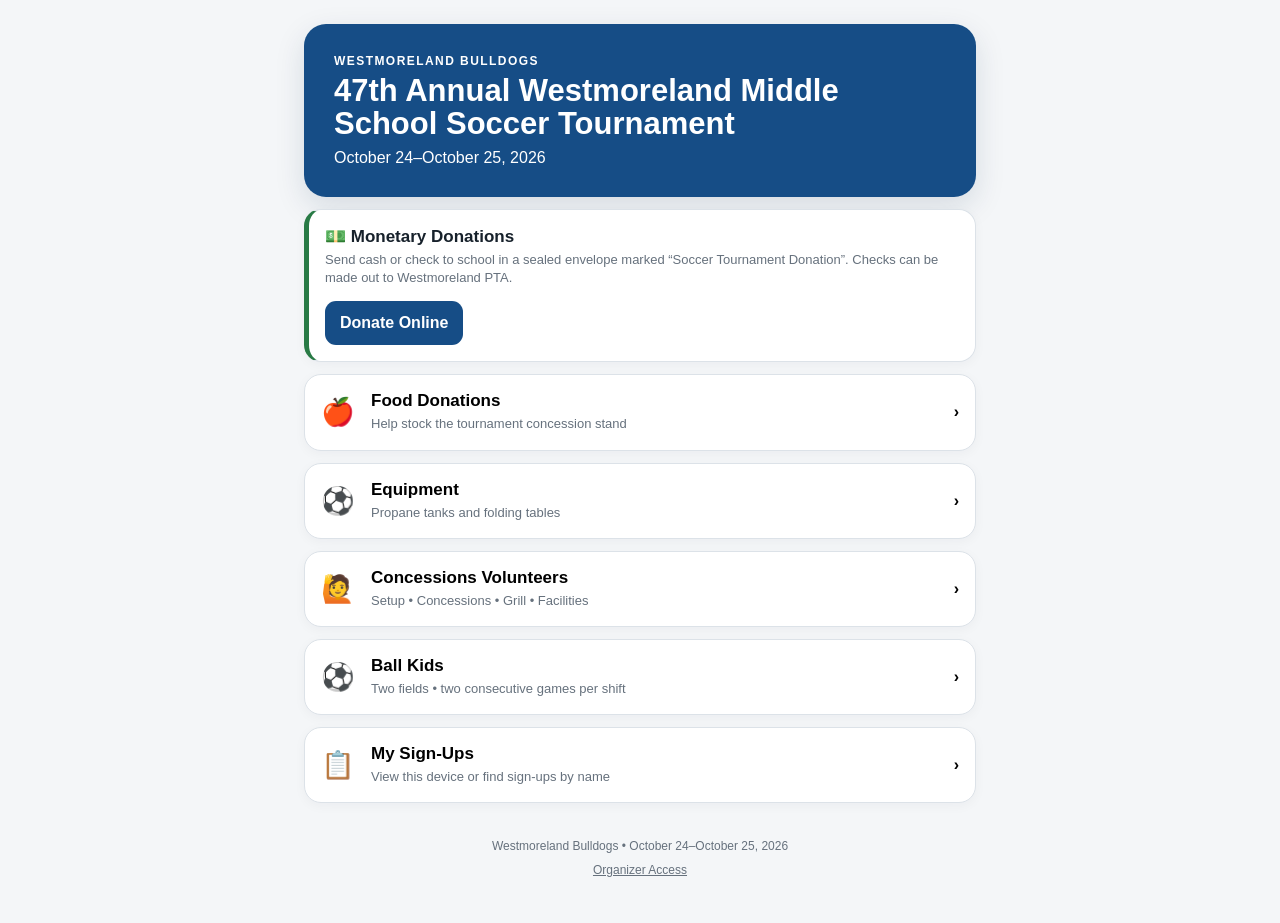
<file: index.html>
<!doctype html>
<html lang="en">
<head>
<meta charset="utf-8">
<meta name="viewport" content="width=device-width,initial-scale=1">
<title>47th Annual Westmoreland Middle School Soccer Tournament</title>
<style>
:root{--blue:#164d86;--blue2:#0f3762;--ink:#17212b;--muted:#66717d;--line:#dce2e8;--panel:#fff;--bg:#f4f6f8;--soft:#eaf2fa;--green:#287a45;--red:#a73737}
*{box-sizing:border-box}body{margin:0;font-family:-apple-system,BlinkMacSystemFont,"Segoe UI",Arial,sans-serif;background:var(--bg);color:var(--ink)}
button,input,select,textarea{font:inherit}.shell{max-width:720px;margin:auto;min-height:100vh;padding:14px}.hero{background:var(--blue);color:#fff;border-radius:22px;padding:24px 20px;box-shadow:0 10px 30px rgba(13,44,77,.13)}
.eyebrow{font-size:12px;font-weight:800;letter-spacing:.12em}.hero h1{font-size:25px;line-height:1.08;margin:6px 0 8px}.hero p{margin:0}.card{background:#fff;border:1px solid var(--line);border-radius:17px;padding:16px;margin:12px 0;box-shadow:0 3px 12px rgba(21,32,43,.04)}
.nav{width:100%;display:flex;align-items:center;text-align:left;gap:14px}.icon{font-size:27px;width:36px}.grow{flex:1}.title{font-size:17px;font-weight:800}.sub{font-size:13px;color:var(--muted);margin-top:4px;line-height:1.4}.nav .title,.nav .sub{display:block}
.money{border-left:5px solid var(--green)}.btn{border:0;border-radius:11px;background:var(--blue);color:#fff;padding:11px 15px;font-weight:800;min-height:44px}.btn:disabled{background:#aab4be}.danger{background:#fff0f0;color:var(--red);border:1px solid #efcccc}
.back{background:transparent;border:0;color:var(--blue);font-weight:800;padding:12px 2px}.heading{font-size:23px;font-weight:900;margin:10px 0 4px}.day{font-weight:900;font-size:16px;margin:22px 2px 6px}
.shift{display:flex;align-items:center;gap:12px;justify-content:space-between;padding:13px 0;border-top:1px solid var(--line)}.shift:first-child{border-top:0}.note{background:var(--soft);border-radius:12px;padding:12px;font-size:13px;line-height:1.45;margin-top:10px}
.progress{height:8px;background:#e7ebef;border-radius:99px;overflow:hidden;margin:10px 0 4px}.progress span{display:block;height:100%;background:var(--blue)}
label{display:block;font-weight:800;font-size:14px;margin:12px 0 5px}input,select,textarea{width:100%;border:1px solid #cbd3db;border-radius:11px;padding:12px;background:#fff;font-size:16px}textarea{min-height:90px;resize:vertical}.checkrow{display:flex;align-items:center;gap:10px;margin-top:14px}.checkrow input{width:auto}.managegrid{display:grid;grid-template-columns:1fr 1fr;gap:10px;margin-top:12px}@media(max-width:520px){.managegrid{grid-template-columns:1fr}}.actions{margin-top:14px}.footer{text-align:center;color:var(--muted);font-size:12px;padding:24px 0 12px}.footer button{border:0;background:transparent;color:var(--muted);text-decoration:underline;padding:10px;font-size:12px}.adminbar{display:flex;gap:8px;flex-wrap:wrap;align-items:center}.adminsearch{margin:12px 0}.pill{display:inline-block;background:var(--soft);border-radius:999px;padding:4px 8px;font-size:12px;font-weight:800}.adminrow{border-top:1px solid var(--line);padding:12px 0}.adminrow:first-child{border-top:0}.adminrow .actions{display:flex;gap:8px;flex-wrap:wrap}.adminhead{display:flex;justify-content:space-between;gap:10px;align-items:center;flex-wrap:wrap}.secondary{background:#eef3f8;color:var(--blue);border:1px solid #cfdae5}.adminformnote{margin-bottom:8px}
@media(min-width:600px){.shell{padding:24px}.hero{padding:30px}.hero h1{font-size:31px}}
</style>
</head>
<body>
<div id="app"><main class="shell"><div class="card"><b>Starting tournament site…</b></div></main></div>
<script>
(function(){
"use strict";
var A=document.getElementById("app");
function esc(s){return String(s).replace(/[&<>"']/g,function(c){var m={"&":"&amp;","<":"&lt;",">":"&gt;",'"':"&quot;","'":"&#39;"};return m[c];});}
function fail(e){A.innerHTML='<main class="shell"><div class="card"><div class="title">Tournament startup error</div><div class="sub">'+esc(e&&e.message?e.message:e)+'</div></div></main>';}
try{
var food=[
["Eggs",15,"dozen",""],["Muffins",6,"dozen",""],["Granola Bars",6,"boxes","Please consider gluten-free options."],["Bananas",6,"bunches",""],["Variety Packs of Chips",20,"packs",""],["Chili",4,"crock pots",""],["Full-Sized Candy Bars",10,"boxes",""],["Cookies",8,"dozen",""],["Hot Dog Buns",30,"packages",""]
];
var equipment=[
["Propane Tanks",5,"tanks","Please label the tank with your name. Tanks can be picked up Sunday afternoon."],
["6-Foot Folding Tables",10,"tables","Please label the table with your name. Tables can be picked up Sunday afternoon."]
];
var roles={
"Concessions":{"icon":"🥤","desc":"Get our delicious treats into the hands of hungry spectators! Ensure coffee and hot water for cocoa are always ready.","sat":[["8:00–10:00 AM",3,"2 volunteers should arrive at 7:30 AM to help with opening setup."],["10:00 AM–12:00 PM",2,""],["12:00–2:00 PM",2,""],["2:00–4:00 PM",2,""],["4:00–5:00 PM",3,"Closing concessions: sell remaining prepared food and help with breakdown."]],"sun":[["8:00–10:00 AM",3,"Includes opening/setup."],["10:00 AM–12:00 PM",2,""],["12:00–2:00 PM",2,""],["1:00–2:00 PM",3,"Closing concessions: sell remaining prepared food and handle breakdown."]]},
"Grill":{"icon":"🔥","desc":"Grill up our breakfast sandwiches and hot dogs during the day! Help out with concession sales during slower cooking times.","sat":[["8:00–10:00 AM",1,""],["10:00 AM–12:00 PM",1,""],["12:00–2:00 PM",1,""],["2:00–4:00 PM",1,""]],"sun":[["8:00–10:00 AM",1,""],["10:00 AM–12:00 PM",1,""],["12:00–2:00 PM",1,"Final grill shift; avoid cooking excess near closing."]]},
"Facilities":{"icon":"🧹","desc":"Check for overflowing trash cans, ensure toilets are stocked, and alert us about any parking violations. Assist with concessions once rounds are completed.","sat":[["9:00–11:00 AM",1,""],["11:00 AM–1:00 PM",1,""],["1:00–3:00 PM",1,""],["3:00–5:00 PM",1,""]],"sun":[["9:00–11:00 AM",1,""],["11:00 AM–1:00 PM",1,""]]}
};
var balls={"sat":[["8:30–9:50 AM",2,"8:30 & 9:10 games"],["9:50–11:10 AM",2,"9:50 & 10:30 games"],["11:10 AM–12:30 PM",2,"11:10 & 11:50 games"],["12:30–1:50 PM",2,"12:30 & 1:10 games"],["1:50–3:10 PM",2,"1:50 & 2:30 games"],["3:10–4:30 PM",2,"3:10 & 3:50 games"],["4:30–5:10 PM",2,"4:30 game only"]],"sun":[["9:00–10:20 AM",2,"9:00 & 9:40 games"],["10:30–11:50 AM",2,"10:30 & 11:10 championship games"]]};
var state={"signups":[]};
var SUPABASE_URL="https://qahkdkhmbqjnvlquwwqg.supabase.co";
var SUPABASE_KEY="sb_publishable_C2CMbyYP98ENXKV4UVxF4Q_1Hc_LSRY";
var tournamentId=null,tournamentSignupsOpen=true,tournamentClosed=false,tournamentName="47th Annual Westmoreland Middle School Soccer Tournament",tournamentStarts="2026-10-24",tournamentEnds="2026-10-25",monetaryInstructions="",remoteClaims={},remoteOpps={},dbReady=false,dbError="";var adminItems=[],adminOpps=[],adminToken="";
function dbCode(id){
var m={"food-0":"food-eggs","food-1":"food-muffins","food-2":"food-granola","food-3":"food-bananas","food-4":"food-chips","food-5":"food-chili","food-6":"food-candy","food-7":"food-cookies","food-8":"food-buns","equipment-0":"equipment-propane","equipment-1":"equipment-tables","friday-parking":"setup-parking","friday-concession":"setup-concessions","role-Concessions-sat-0":"con-sat-08","role-Concessions-sat-1":"con-sat-10","role-Concessions-sat-2":"con-sat-12","role-Concessions-sat-3":"con-sat-14","role-Concessions-sat-4":"con-sat-16","role-Concessions-sun-0":"con-sun-08","role-Concessions-sun-1":"con-sun-10","role-Concessions-sun-2":"con-sun-12","role-Concessions-sun-3":"con-sun-13","role-Grill-sat-0":"grill-sat-08","role-Grill-sat-1":"grill-sat-10","role-Grill-sat-2":"grill-sat-12","role-Grill-sat-3":"grill-sat-14","role-Grill-sun-0":"grill-sun-08","role-Grill-sun-1":"grill-sun-10","role-Grill-sun-2":"grill-sun-12","role-Facilities-sat-0":"fac-sat-09","role-Facilities-sat-1":"fac-sat-11","role-Facilities-sat-2":"fac-sat-13","role-Facilities-sat-3":"fac-sat-15","role-Facilities-sun-0":"fac-sun-09","role-Facilities-sun-1":"fac-sun-11","ball-sat-0":"ball-sat-0830","ball-sat-1":"ball-sat-0950","ball-sat-2":"ball-sat-1110","ball-sat-3":"ball-sat-1230","ball-sat-4":"ball-sat-1350","ball-sat-5":"ball-sat-1510","ball-sat-6":"ball-sat-1630","ball-sun-0":"ball-sun-0900","ball-sun-1":"ball-sun-1030"};return m[id]||id;}
function apiHeaders(extra){var h={"apikey":SUPABASE_KEY},k;if(extra){for(k in extra){if(extra.hasOwnProperty(k)){h[k]=extra[k];}}}return h;}
function loadRemote(){dbError="";return fetch(SUPABASE_URL+"/rest/v1/tournaments?select=id,name,starts_on,ends_on,signups_open,monetary_instructions,closed_at,archived_at&archived_at=is.null&order=starts_on.desc&limit=1",{headers:apiHeaders()}).then(function(r){if(!r.ok){throw new Error("Could not load tournament.");}return r.json();}).then(function(ts){if(!ts.length){throw new Error("Tournament database is empty.");}var t=ts[0];tournamentId=t.id;tournamentName=t.name;tournamentStarts=t.starts_on;tournamentEnds=t.ends_on;tournamentSignupsOpen=t.signups_open!==false;tournamentClosed=!!t.closed_at;monetaryInstructions=t.monetary_instructions||"";return fetch(SUPABASE_URL+"/rest/v1/opportunities?select=code,category,label,total,claimed,unit,note,day_label,time_label,sort_order,active,hidden&tournament_id=eq."+encodeURIComponent(tournamentId)+"&hidden=eq.false&order=sort_order.asc",{headers:apiHeaders()});}).then(function(r){if(!r.ok){throw new Error("Could not load shared signup data.");}return r.json();}).then(function(items){remoteClaims={};remoteOpps={};var i,o;for(i=0;i<items.length;i++){o=items[i];remoteClaims[o.code]=o.claimed||0;remoteOpps[o.code]=o;}dbReady=true;}).catch(function(err){dbReady=false;dbError=err&&err.message?err.message:"Database connection failed.";});}
function ownerToken(){var k="wms-owner-token-v1",t="";try{t=window.localStorage.getItem(k)||"";}catch(ignore){}if(t.length<32){if(window.crypto&&window.crypto.randomUUID){t=window.crypto.randomUUID()+"-"+window.crypto.randomUUID();}else{t=String(new Date().getTime())+"-"+Math.random()+"-"+Math.random()+"-"+Math.random();}try{window.localStorage.setItem(k,t);}catch(ignore){}}return t;}
function rpc(name,body){return fetch(SUPABASE_URL+"/rest/v1/rpc/"+name,{method:"POST",headers:apiHeaders({"Content-Type":"application/json"}),body:JSON.stringify(body)}).then(function(r){if(r.ok){return r.json();}return r.text().then(function(t){var msg="That request could not be completed.";try{var j=JSON.parse(t);if(j.message){msg=j.message;}}catch(ignore){}throw new Error(msg);});});}
function submitRemoteSignup(id,qty,name,contact){if(!dbReady){return Promise.reject(new Error("The shared signup database is not connected yet. Please try again."));}return rpc("create_signup",{p_opportunity_code:dbCode(id),p_quantity:qty,p_name:name,p_contact:contact,p_token:ownerToken()});}
function loadMine(){return rpc("get_my_signups",{p_token:ownerToken()});}
function updateMine(id,qty,name,contact){return rpc("update_my_signup",{p_id:id,p_token:ownerToken(),p_quantity:qty,p_name:name,p_contact:contact});}
function cancelMine(id){return rpc("cancel_my_signup",{p_id:id,p_token:ownerToken()});}
function findByName(name){return rpc("find_signups_by_name",{p_name:name});}
function updateFound(id,lookupName,qty,name){return rpc("update_found_signup",{p_id:id,p_lookup_name:lookupName,p_quantity:qty,p_name:name});}
function cancelFound(id,lookupName){return rpc("cancel_found_signup",{p_id:id,p_lookup_name:lookupName});}
function authStore(session){try{if(session&&session.access_token){window.localStorage.setItem("wms-admin-session-v1",JSON.stringify(session));}else{window.localStorage.removeItem("wms-admin-session-v1");}}catch(ignore){}}
function authSession(){try{return JSON.parse(window.localStorage.getItem("wms-admin-session-v1")||"null");}catch(ignore){return null;}}
function authFetch(path,opts){opts=opts||{};opts.headers=apiHeaders(opts.headers||{});return fetch(SUPABASE_URL+path,opts).then(function(r){return r.text().then(function(t){var j={};try{j=t?JSON.parse(t):{};}catch(ignore){}if(!r.ok){throw new Error(j.msg||j.message||j.error_description||j.error||"Organizer request failed.");}return j;});});}
function organizerLogin(email,password){return authFetch("/auth/v1/token?grant_type=password",{method:"POST",headers:{"Content-Type":"application/json"},body:JSON.stringify({email:email,password:password})}).then(function(s){authStore(s);return organizerCheck(s.access_token).then(function(ok){if(!ok){authStore(null);throw new Error("This account is not authorized as a tournament organizer.");}return s;});});}
function organizerSignup(password){return authFetch("/auth/v1/signup",{method:"POST",headers:{"Content-Type":"application/json"},body:JSON.stringify({email:"Westmorelandnhpta@gmail.com",password:password,data:{}})});}
function organizerCheck(token){return fetch(SUPABASE_URL+"/rest/v1/rpc/organizer_status",{method:"POST",headers:apiHeaders({"Authorization":"Bearer "+token,"Content-Type":"application/json"}),body:"{}"}).then(function(r){if(!r.ok){return false;}return r.json();}).then(function(v){return v===true;});}
function adminSignups(token){return fetch(SUPABASE_URL+"/rest/v1/signups?select=id,quantity,name,contact,created_at,cancelled_at,opportunity_code,opportunities!inner(label,unit,day_label,time_label,category,tournament_id)&opportunities.tournament_id=eq."+encodeURIComponent(tournamentId)+"&order=created_at.desc",{headers:apiHeaders({"Authorization":"Bearer "+token})}).then(function(r){if(!r.ok){throw new Error("Could not load organizer sign-ups.");}return r.json();});}
function adminOpportunities(token){return fetch(SUPABASE_URL+"/rest/v1/opportunities?select=code,label,total,claimed,unit,note,day_label,time_label,category,sort_order,active,hidden&tournament_id=eq."+encodeURIComponent(tournamentId)+"&order=sort_order.asc",{headers:apiHeaders({"Authorization":"Bearer "+token})}).then(function(r){if(!r.ok){throw new Error("Could not load signup options.");}return r.json();});}
function adminRpc(name,body,token){return fetch(SUPABASE_URL+"/rest/v1/rpc/"+name,{method:"POST",headers:apiHeaders({"Authorization":"Bearer "+token,"Content-Type":"application/json"}),body:JSON.stringify(body)}).then(function(r){if(r.ok){return r.json();}return r.text().then(function(t){var msg="Organizer request failed.";try{var j=JSON.parse(t);if(j.message){msg=j.message;}}catch(ignore){}throw new Error(msg);});});}
function adminCreate(code,qty,name,contact){return adminRpc("admin_create_signup",{p_opportunity_code:code,p_quantity:qty,p_name:name,p_contact:contact},adminToken);}
function adminUpdate(id,qty,name,contact){return adminRpc("admin_update_signup",{p_id:id,p_quantity:qty,p_name:name,p_contact:contact},adminToken);}
function adminCancel(id){return adminRpc("admin_cancel_signup",{p_id:id},adminToken);}
function adminUpdateOpportunity(code,label,total,unit,note,active){return adminRpc("admin_update_opportunity",{p_code:code,p_label:label,p_total:total,p_unit:unit,p_note:note,p_active:active},adminToken);}
function adminCreateOpportunity(category,label,total,unit,note){return adminRpc("admin_create_opportunity",{p_category:category,p_label:label,p_total:total,p_unit:unit,p_note:note},adminToken);}
function adminDeleteOpportunity(code){return adminRpc("admin_delete_opportunity",{p_code:code},adminToken);}
function adminSetOpportunityHidden(code,hidden){return adminRpc("admin_set_opportunity_hidden",{p_code:code,p_hidden:hidden},adminToken);}
function adminCreateVolunteerOpportunity(category,label,total,day,time,note){return adminRpc("admin_create_volunteer_opportunity",{p_category:category,p_label:label,p_total:total,p_day_label:day,p_time_label:time,p_note:note},adminToken);}
function adminUpdateVolunteerOpportunity(code,label,total,day,time,note,active){return adminRpc("admin_update_volunteer_opportunity",{p_code:code,p_label:label,p_total:total,p_day_label:day,p_time_label:time,p_note:note,p_active:active},adminToken);}
function adminSetAllVolunteerActive(active){return adminRpc("admin_set_all_volunteer_active",{p_active:active},adminToken);}
function adminSetAllFoodActive(active){return adminRpc("admin_set_all_food_active",{p_active:active},adminToken);}
function adminSetTournamentOpen(open){return adminRpc("admin_set_tournament_signups_open",{p_open:open},adminToken);}
function adminGetShoppingList(){return adminRpc("admin_get_shopping_list",{},adminToken);}
function adminSetShoppingChecked(code,checked){return adminRpc("admin_set_shopping_checked",{p_opportunity_code:code,p_checked:checked},adminToken);}
function adminAddShoppingItem(label,qty,unit){return adminRpc("admin_add_shopping_item",{p_label:label,p_quantity:qty,p_unit:unit},adminToken);}
function adminUpdateShoppingItem(code,label,qty,unit){return adminRpc("admin_update_shopping_item",{p_code:code,p_label:label,p_quantity:qty,p_unit:unit},adminToken);}
function adminDeleteShoppingItem(code){return adminRpc("admin_delete_shopping_item",{p_code:code},adminToken);}
function adminCloseTournament(closed){return adminRpc("admin_close_tournament",{p_closed:closed},adminToken);}
function adminCreateNextTournament(name,start,end){return adminRpc("admin_create_next_tournament",{p_name:name,p_starts_on:start,p_ends_on:end},adminToken);}

function organizer(){var s=authSession();if(!s||!s.access_token){organizerLoginPage();return;}organizerCheck(s.access_token).then(function(ok){if(!ok){authStore(null);organizerLoginPage("Your organizer session expired. Please sign in again.");return;}organizerDashboard(s.access_token);}).catch(function(){authStore(null);organizerLoginPage("Please sign in again.");});}
function organizerLoginPage(msg){var out=top("🔒 Organizer Access","home")+'<div class="card"><div class="title">Westmoreland PTA Organizer</div><div class="sub">Authorized account: Westmorelandnhpta@gmail.com</div>'+(msg?'<div class="note">'+esc(msg)+'</div>':'')+'<form id="adminLogin"><label>Email</label><input name="email" type="email" value="Westmorelandnhpta@gmail.com" readonly><label>Password</label><input name="password" type="password" minlength="8" required autocomplete="current-password"><button class="btn" type="submit" style="width:100%;margin-top:16px">Sign In</button></form><div class="sub" style="margin-top:16px">First time here? Choose a password below to create the authorized organizer account. Supabase will email the PTA address to confirm it.</div><form id="adminSetup"><label>Create password</label><input name="password" type="password" minlength="8" required autocomplete="new-password"><button class="btn" type="submit" style="width:100%;margin-top:12px">Create Organizer Account</button></form></div>';frame(out);}
function organizerDashboard(token){adminToken=token;frame(top("Organizer Dashboard","home")+'<div class="card"><div class="title">Loading sign-ups…</div></div>');Promise.all([adminSignups(token),adminOpportunities(token)]).then(function(data){adminItems=data[0].filter(function(x){return !x.cancelled_at;});adminOpps=data[1];renderAdminDashboard("");}).catch(function(err){frame(top("Organizer Dashboard","home")+'<div class="card"><div class="title">Could not load organizer data</div><div class="sub">'+esc(err.message)+'</div><div class="actions"><button class="btn danger" id="adminLogout">Sign Out</button></div></div>');});}
function renderAdminDashboard(q){var out=top("Organizer Dashboard","home")+'<div class="card"><div class="adminbar"><span class="pill">'+adminItems.length+' active commitments</span><button class="btn" type="button" id="adminAdd">+ Add Commitment</button><button class="btn danger" type="button" id="adminLogout">Sign Out</button></div><div class="managegrid"><button class="btn secondary" type="button" data-adminmanage="food">Manage Food Donations</button><button class="btn secondary" type="button" data-adminmanage="equipment">Manage Equipment</button><button class="btn secondary" type="button" data-adminmanage="volunteers">Manage Volunteers & Ball Kids</button><button class="btn secondary" type="button" data-adminmanage="controls">Tournament Controls</button><button class="btn secondary" type="button" data-adminmanage="shopping">Shopping List</button></div><input class="adminsearch" id="adminSearch" placeholder="Search name, contact, or signup" value="'+esc(q||"")+'"><div class="sub">Private organizer view. Names and contact information are never shown on the public signup pages.</div></div><div id="adminList">'+adminRows(adminItems,q||"")+'</div>';frame(out);var box=document.getElementById("adminSearch");if(box){box.addEventListener("input",function(){document.getElementById("adminList").innerHTML=adminRows(adminItems,box.value);});}}
function adminRows(items,q){q=String(q||"").toLowerCase().trim();var out='<div class="card">',shown=0,i,x,o,detail,hay;for(i=0;i<items.length;i++){x=items[i];o=x.opportunities||{};hay=[x.name,x.contact,o.label,o.day_label,o.time_label].join(" ").toLowerCase();if(q&&hay.indexOf(q)<0){continue;}shown++;detail=(o.day_label?o.day_label+" • ":"")+(o.time_label||"");out+='<div class="adminrow"><div class="title">'+esc(o.label||x.opportunity_code)+'</div>'+(detail?'<div class="sub">'+esc(detail)+'</div>':'')+'<div><b>'+esc(x.name)+'</b> — '+x.quantity+' '+esc(o.unit||"spot")+'</div><div class="sub">'+esc(x.contact)+'</div><div class="actions"><button class="btn secondary adminedit" type="button" data-aid="'+esc(x.id)+'">Edit</button><button class="btn danger admincancel" type="button" data-aid="'+esc(x.id)+'" data-label="'+esc(o.label||x.opportunity_code)+'">Cancel</button></div></div>';}if(!shown){out+='<div class="sub">No matching active sign-ups.</div>';}return out+'</div>';}
function findAdminItem(id){var i;for(i=0;i<adminItems.length;i++){if(String(adminItems[i].id)===String(id)){return adminItems[i];}}return null;}
function adminEditForm(id){var x=findAdminItem(id);if(!x){window.alert("That signup is no longer active.");organizerDashboard(adminToken);return;}var o=x.opportunities||{},fixed=!(o.category==="food"||o.category==="equipment"),detail=(o.day_label?o.day_label+" • ":"")+(o.time_label||"");var out=top("Edit Commitment","organizer")+'<div class="card"><div class="title">'+esc(o.label||x.opportunity_code)+'</div>'+(detail?'<div class="sub">'+esc(detail)+'</div>':'')+'<form id="adminEditForm" data-aid="'+esc(x.id)+'">'+(fixed?'<input type="hidden" name="qty" value="1">':'<label>Quantity</label><input type="number" name="qty" min="1" value="'+x.quantity+'" required>')+'<label>Name</label><input name="name" value="'+esc(x.name)+'" required><label>Email or phone</label><input name="contact" value="'+esc(x.contact)+'" required><button class="btn" type="submit" style="width:100%;margin-top:16px">Save Changes</button></form></div>';frame(out);}
function adminManageItems(kind){var title=kind==="food"?"Manage Food Donations":"Manage Equipment",out=top(title,"organizer")+'<div class="sub">Edit what parents see. Closing an item keeps it visible here but prevents new sign-ups. Hiding removes it from the parent site and tucks it into the collapsed Hidden Items section below.</div>'+(kind==="food"?'<div class="card"><div class="title">Food Donation Sign-Ups</div><div class="sub">Close or reopen every visible Food Donation item at once. Hidden items, equipment, and volunteer sign-ups are not affected.</div><div class="actions"><button class="btn danger" type="button" id="adminCloseAllFood">Close All Food Donations</button> <button class="btn secondary" type="button" id="adminReopenAllFood">Reopen All Food</button></div></div>':'')+'<div class="actions"><button class="btn adminoppadd" type="button" data-category="'+esc(kind)+'">+ Add Item</button></div><div class="card">',i,o,shown=0,hiddenCount=0,hiddenRows='';for(i=0;i<adminOpps.length;i++){o=adminOpps[i];if(o.category!==kind){continue;}if(o.hidden){hiddenCount++;hiddenRows+='<div class="adminrow"><div class="adminhead"><div><div class="title">'+esc(o.label)+'</div><div class="sub">Hidden • '+o.claimed+' of '+o.total+' '+esc(o.unit)+' committed</div></div><div class="actions"><button class="btn secondary adminopprestore" type="button" data-code="'+esc(o.code)+'" data-category="'+esc(o.category)+'">Restore</button></div></div>'+(o.note?'<div class="note">'+esc(o.note)+'</div>':'')+'</div>';continue;}shown++;out+='<div class="adminrow"><div class="adminhead"><div><div class="title">'+esc(o.label)+'</div><div class="sub">'+o.claimed+' of '+o.total+' '+esc(o.unit)+' committed • '+(o.active?'Open':'Closed')+'</div></div><div class="actions"><button class="btn secondary adminoppedit" type="button" data-code="'+esc(o.code)+'">Edit</button><button class="btn secondary adminopphide" type="button" data-code="'+esc(o.code)+'" data-category="'+esc(o.category)+'" data-label="'+esc(o.label)+'">Hide</button><button class="btn danger adminoppdelete" type="button" data-code="'+esc(o.code)+'" data-category="'+esc(o.category)+'" data-label="'+esc(o.label)+'">Delete</button></div></div>'+(o.note?'<div class="note">'+esc(o.note)+'</div>':'')+'</div>';}if(!shown){out+='<div class="sub">No visible items found.</div>';}out+='</div>';if(hiddenCount){out+='<details class="card"><summary class="title" style="cursor:pointer">Hidden Items ('+hiddenCount+')</summary><div class="sub" style="margin-top:8px">Hidden items are kept for history but do not appear to parents or carry into the next tournament.</div>'+hiddenRows+'</details>';}frame(out);}
function adminOpportunityAddForm(category){var back=category==="food"?"adminfood":"adminequipment",title=category==="food"?"Add Food Donation":"Add Equipment Item",out=top(title,back)+'<div class="card"><form id="adminOpportunityAddForm" data-category="'+esc(category)+'"><label>Item name</label><input name="label" maxlength="120" required><label>Target quantity</label><input type="number" name="total" min="1" value="1" required><label>Unit</label><input name="unit" maxlength="40" placeholder="dozen, boxes, tanks…" required><label>Note</label><textarea name="note" maxlength="500" placeholder="Optional note for parents"></textarea><button class="btn" type="submit" style="width:100%;margin-top:16px">Add Item</button></form></div>';frame(out);}
function findAdminOpp(code){var i;for(i=0;i<adminOpps.length;i++){if(adminOpps[i].code===code){return adminOpps[i];}}return null;}
function adminOpportunityForm(code){var o=findAdminOpp(code);if(!o){window.alert("That item could not be found.");organizerDashboard(adminToken);return;}var back=o.category==="food"?"adminfood":"adminequipment",out=top("Edit "+(o.category==="food"?"Food Donation":"Equipment Item"),back)+'<div class="card"><form id="adminOpportunityForm" data-code="'+esc(o.code)+'" data-category="'+esc(o.category)+'"><label>Item name</label><input name="label" value="'+esc(o.label)+'" maxlength="120" required><label>Target quantity</label><input type="number" name="total" min="'+Math.max(1,o.claimed)+'" value="'+o.total+'" required><div class="sub">'+o.claimed+' already committed. The target cannot be set below that number.</div><label>Unit</label><input name="unit" value="'+esc(o.unit)+'" maxlength="40" required><label>Note</label><textarea name="note" maxlength="500" placeholder="Optional note for parents">'+esc(o.note||"")+'</textarea><label class="checkrow"><input type="checkbox" name="active" '+(o.active?'checked':'')+'> Open for new sign-ups</label><button class="btn" type="submit" style="width:100%;margin-top:16px">Save Item</button></form></div>';frame(out);}
function ordinal(n){var s=(n%100>=11&&n%100<=13)?"th":n%10===1?"st":n%10===2?"nd":n%10===3?"rd":"th";return n+s;}
function nextYearNotice(){var y=parseInt(String(tournamentStarts||"").slice(0,4),10)+1,m=String(tournamentName||"").match(/(\d+)(st|nd|rd|th)/i),n=m?parseInt(m[1],10)+1:null;return "See you in "+y+(n?" for our "+ordinal(n)+" year!":"!");}
function prettyDates(){function d(s){var x=new Date(s+"T12:00:00");return x.toLocaleDateString("en-US",{month:"long",day:"numeric"});}var y=String(tournamentStarts||"").slice(0,4);return d(tournamentStarts)+"–"+d(tournamentEnds)+", "+y;}
function nextTournamentName(){var m=String(tournamentName||"").match(/(\d+)(st|nd|rd|th)/i);if(!m){return tournamentName;}var n=parseInt(m[1],10)+1;return tournamentName.replace(m[0],ordinal(n));}
function adminTournamentControls(){var status=tournamentSignupsOpen?"OPEN":"CLOSED",out=top("Tournament Controls","organizer")+'<div class="card"><div class="title">Master Sign-Ups: '+status+'</div><div class="sub">The master control affects Food, Equipment, Volunteers, and Ball Kids. Existing commitments and My Sign-Ups remain available.</div>'+(tournamentSignupsOpen?'<div class="note">Closing all sign-ups will freeze the current remaining Food + Equipment needs into the Shopping List. Manual shopping items are preserved.</div><div class="actions"><button class="btn danger" type="button" id="adminMasterClose">Close All Sign-Ups & Freeze Shopping List</button></div>':'<div class="note">Sign-ups are now closed. Thank you for supporting the tournament!</div><div class="actions"><button class="btn secondary" type="button" id="adminMasterReopen">Reopen Tournament Sign-Ups</button></div>')+'</div><div class="card"><div class="title">Section Controls</div><div class="sub">Food and volunteer sections can also be closed independently without using the master switch.</div><div class="actions"><button class="btn secondary" type="button" data-go="adminfood">Food Controls</button><button class="btn secondary" type="button" data-go="adminvolunteers">Volunteer Controls</button></div></div><div class="card"><div class="title">End of Tournament</div><div class="sub">Use this after the tournament is finished. It closes sign-ups and changes the public homepage to a thank-you message.</div>'+(tournamentClosed?'<div class="note">Public homepage is in end-of-year mode: '+esc(nextYearNotice())+'</div><div class="actions"><button class="btn secondary" type="button" id="adminReopenTournament">Undo Tournament Close</button></div>':'<div class="actions"><button class="btn danger" type="button" id="adminCloseTournament">Close Tournament</button></div>')+'</div><div class="card"><div class="title">Create Next Tournament</div><div class="sub">This archives '+esc(tournamentName)+' and creates a clean new tournament. Food, Equipment, volunteer roles and Ball Kid shifts are copied as a starting template, but all claimed quantities reset to zero and the new Shopping List starts empty.</div><div class="note"><b>Do this only when you are ready for the public site to switch to the new year.</b></div><form id="adminNextTournamentForm"><label>New tournament name</label><input name="name" value="'+esc(nextTournamentName())+'" required><label>First tournament day</label><input type="date" name="start" required><label>Last tournament day</label><input type="date" name="end" required><button class="btn danger" type="submit" style="width:100%;margin-top:16px">Archive Current & Create Next Tournament</button></form></div>';frame(out);}
function adminShoppingList(){frame(top("Shopping List","organizer")+'<div class="card"><div class="sub">Loading shopping list…</div></div>');adminGetShoppingList().then(function(items){var out=top("Shopping List","organizer"),i,x,last="";out+='<div class="card"><div class="adminbar"><div><div class="title">Costco / Shopping List</div><div class="sub">Add anything you need to buy, even if it was never requested as a donation.</div></div><button class="btn" type="button" id="adminShoppingAdd">+ Add Item</button></div></div>';if(!items.length){out+='<div class="card"><div class="title">Your list is empty</div><div class="sub">You can add shopping items now. When master sign-ups are closed, any remaining Food + Equipment needs will be added automatically.</div></div>';frame(out);return;}out+='<div class="note">Items marked “From donations” were captured when master sign-ups closed. Their quantities are frozen, but you can edit or delete them for your actual shopping trip.</div>';for(i=0;i<items.length;i++){x=items[i];if(x.category!==last){last=x.category;out+='<div class="day">'+(last==="food"?"Food":last==="equipment"?"Equipment":"Other / Costco")+'</div>';}out+='<div class="card"><div class="adminhead"><label class="checkrow"><input class="shoppingcheck" type="checkbox" data-code="'+esc(x.opportunity_code)+'" '+(x.checked?'checked':'')+'> <span><b>'+esc(x.label)+'</b><br><span class="sub">'+x.quantity_needed+' '+esc(x.unit)+' • '+(x.source==="manual"?"Added manually":"From donations")+'</span></span></label><div class="actions"><button class="btn secondary shoppingedit" type="button" data-code="'+esc(x.opportunity_code)+'" data-label="'+esc(x.label)+'" data-qty="'+x.quantity_needed+'" data-unit="'+esc(x.unit)+'">Edit</button><button class="btn danger shoppingdelete" type="button" data-code="'+esc(x.opportunity_code)+'" data-label="'+esc(x.label)+'">Delete</button></div></div></div>';}frame(out);}).catch(function(err){frame(top("Shopping List","organizer")+'<div class="card"><div class="title">Could not load shopping list</div><div class="sub">'+esc(err.message)+'</div></div>');});}
function adminShoppingAddForm(){frame(top("Add Shopping Item","adminshopping")+'<div class="card"><form id="adminShoppingAddForm"><label>Item</label><input name="label" maxlength="120" placeholder="Paper plates" required><label>Quantity</label><input type="number" name="qty" min="1" value="1" required><label>Unit</label><input name="unit" maxlength="40" placeholder="packs" required><button class="btn" type="submit" style="width:100%;margin-top:16px">Add to Shopping List</button></form></div>');}
function adminShoppingEditForm(code,label,qty,unit){frame(top("Edit Shopping Item","adminshopping")+'<div class="card"><form id="adminShoppingEditForm" data-code="'+esc(code)+'"><label>Item</label><input name="label" maxlength="120" value="'+esc(label)+'" required><label>Quantity</label><input type="number" name="qty" min="1" value="'+qty+'" required><label>Unit</label><input name="unit" maxlength="40" value="'+esc(unit)+'" required><button class="btn" type="submit" style="width:100%;margin-top:16px">Save Shopping Item</button></form></div>');}
function volunteerCategoryName(c){return c==="setup"?"Friday Setup":c==="concessions"?"Concessions":c==="grill"?"Grill":c==="facilities"?"Facilities":c==="ball_kids"?"Ball Kids":c;}
function adminManageVolunteers(){var cats=["setup","concessions","grill","facilities","ball_kids"],out=top("Manage Volunteers & Ball Kids","organizer")+'<div class="card"><div class="title">Volunteer Sign-Ups</div><div class="sub">Close or reopen every volunteer and Ball Kid shift at once. Food and Equipment are not affected.</div><div class="actions"><button class="btn danger" type="button" id="adminCloseAllVolunteers">Close All Volunteer Sign-Ups</button> <button class="btn secondary" type="button" id="adminReopenAllVolunteers">Reopen All</button></div></div>',c,i,o,shown;for(c=0;c<cats.length;c++){out+='<div class="day">'+esc(volunteerCategoryName(cats[c]))+'</div><div class="actions"><button class="btn adminvoladd" type="button" data-category="'+esc(cats[c])+'">+ Add Shift</button></div><div class="card">';shown=0;for(i=0;i<adminOpps.length;i++){o=adminOpps[i];if(o.category!==cats[c]){continue;}shown++;out+='<div class="adminrow"><div class="adminhead"><div><div class="title">'+esc(o.label)+'</div><div class="sub">'+esc(o.day_label||"")+(o.day_label&&o.time_label?' • ':'')+esc(o.time_label||"")+'</div><div class="sub">'+o.claimed+' of '+o.total+' spots committed • '+(o.active?'Open':'Closed')+'</div></div><div class="actions"><button class="btn secondary adminvoledit" type="button" data-code="'+esc(o.code)+'">Edit</button><button class="btn danger adminoppdelete" type="button" data-code="'+esc(o.code)+'" data-category="'+esc(o.category)+'" data-label="'+esc(o.label+' — '+(o.time_label||''))+'">Delete</button></div></div>'+(o.note?'<div class="note">'+esc(o.note)+'</div>':'')+'</div>';}if(!shown){out+='<div class="sub">No shifts listed.</div>';}out+='</div>';}frame(out);}
function adminVolunteerAddForm(category){var out=top("Add "+volunteerCategoryName(category)+" Shift","adminvolunteers")+'<div class="card"><form id="adminVolunteerAddForm" data-category="'+esc(category)+'"><label>Role / shift name</label><input name="label" maxlength="120" value="'+esc(category==="ball_kids"?"Ball Kids":volunteerCategoryName(category))+'" required><label>Day</label><input name="day" maxlength="80" placeholder="Saturday, October 24" required><label>Time</label><input name="time" maxlength="80" placeholder="10:00 AM–12:00 PM" required><label>Number of spots</label><input type="number" name="total" min="1" value="'+(category==="ball_kids"?2:1)+'" required><label>Note</label><textarea name="note" maxlength="500" placeholder="Optional instructions"></textarea><button class="btn" type="submit" style="width:100%;margin-top:16px">Add Shift</button></form></div>';frame(out);}
function adminVolunteerForm(code){var o=findAdminOpp(code);if(!o){window.alert("That shift could not be found.");adminManageVolunteers();return;}var out=top("Edit "+volunteerCategoryName(o.category)+" Shift","adminvolunteers")+'<div class="card"><form id="adminVolunteerForm" data-code="'+esc(o.code)+'"><label>Role / shift name</label><input name="label" value="'+esc(o.label)+'" maxlength="120" required><label>Day</label><input name="day" value="'+esc(o.day_label||"")+'" maxlength="80" required><label>Time</label><input name="time" value="'+esc(o.time_label||"")+'" maxlength="80" required><label>Number of spots</label><input type="number" name="total" min="'+Math.max(1,o.claimed)+'" value="'+o.total+'" required><div class="sub">'+o.claimed+' already committed. Spots cannot be set below that number.</div><label>Note</label><textarea name="note" maxlength="500" placeholder="Optional instructions">'+esc(o.note||"")+'</textarea><label class="checkrow"><input type="checkbox" name="active" '+(o.active?'checked':'')+'> Open for new sign-ups</label><button class="btn" type="submit" style="width:100%;margin-top:16px">Save Shift</button></form></div>';frame(out);}
function refreshAdminOpps(next){return loadRemote().then(function(){return adminOpportunities(adminToken);}).then(function(items){adminOpps=items;if(next){next();}});}
function adminAddForm(){var out=top("Add Commitment","organizer")+'<div class="card"><div class="sub adminformnote">Use this when someone gives you a signup by phone, paper, or in person.</div><form id="adminAddForm"><label>Signup</label><select name="code" id="adminOppSelect" required><option value="">Choose an item or shift…</option>',i,o,detail,remaining;for(i=0;i<adminOpps.length;i++){o=adminOpps[i];remaining=Math.max(0,o.total-o.claimed);if(remaining<1||!o.active){continue;}detail=(o.day_label?o.day_label+" — ":"")+(o.time_label?o.time_label+" — ":"");out+='<option value="'+esc(o.code)+'">'+esc(detail+o.label+' ('+remaining+' remaining)')+'</option>';}out+='</select><div id="adminQtyWrap"><label>Quantity</label><input type="number" name="qty" min="1" value="1" required></div><label>Name</label><input name="name" required><label>Email or phone</label><input name="contact" required><button class="btn" type="submit" style="width:100%;margin-top:16px">Add Commitment</button></form></div>';frame(out);var sel=document.getElementById("adminOppSelect");if(sel){sel.addEventListener("change",adminAdjustQty);}}
function adminAdjustQty(){var sel=document.getElementById("adminOppSelect"),wrap=document.getElementById("adminQtyWrap"),i,o=null;if(!sel||!wrap){return;}for(i=0;i<adminOpps.length;i++){if(adminOpps[i].code===sel.value){o=adminOpps[i];break;}}if(o&&o.category!=="food"&&o.category!=="equipment"){wrap.innerHTML='<input type="hidden" name="qty" value="1"><div class="sub">This volunteer signup reserves one spot.</div>';}else{var max=o?Math.max(1,o.total-o.claimed):1;wrap.innerHTML='<label>Quantity</label><input type="number" name="qty" min="1" max="'+max+'" value="1" required>';}}

try{window.localStorage.removeItem("wms-simple-v1");}catch(ignore){}
function save(){try{window.localStorage.setItem("wms-simple-v1",JSON.stringify(state));}catch(ignore){}}
function count(id){var code=dbCode(id);return remoteClaims.hasOwnProperty(code)?remoteClaims[code]:0;}
function left(id,total){return Math.max(0,total-count(id));}
function frame(body){A.innerHTML='<main class="shell">'+body+'<div class="footer">Westmoreland Bulldogs • '+esc(prettyDates())+'<br><button type="button" data-go="organizer">Organizer Access</button></div></main>';}
function nav(icon,title,sub,where){return '<button class="card nav" data-go="'+esc(where)+'"><span class="icon">'+icon+'</span><span class="grow"><span class="title">'+esc(title)+'</span><span class="sub">'+esc(sub)+'</span></span><b>›</b></button>';}
function top(title,back){return '<button class="back" data-go="'+esc(back||"home")+'">‹ Back</button><div class="heading">'+title+'</div>';}
function home(){var hero='<div class="hero"><div class="eyebrow">WESTMORELAND BULLDOGS</div><h1>'+esc(tournamentName)+'</h1><p>'+esc(prettyDates())+'</p></div>';if(tournamentClosed){frame(hero+'<div class="card"><div class="title">Thank You!</div><div class="note">Thank you for supporting the '+esc(tournamentName)+'!</div><div class="title" style="margin-top:14px">'+esc(nextYearNotice())+'</div></div>'+nav("📋","My Sign-Ups","View this device or find sign-ups by name","mine"));return;}frame(hero+(!tournamentSignupsOpen?'<div class="card"><div class="title">Sign-Ups Closed</div><div class="note">Sign-ups are now closed. Thank you for supporting the tournament!</div></div>':'')+'<div class="card money"><div class="title">💵 Monetary Donations</div><div class="sub">'+esc(monetaryInstructions||'Send cash or check to school in a sealed envelope marked “Soccer Tournament Donation”. Checks can be made out to Westmoreland PTA.')+'</div><div class="actions"><a class="btn" href="https://my.cheddarup.com/c/2027soccertournament" target="_blank" rel="noopener noreferrer" style="display:inline-flex;align-items:center;text-decoration:none">Donate Online</a></div></div>'+nav("🍎","Food Donations","Help stock the tournament concession stand","food")+nav("⚽","Equipment","Propane tanks and folding tables","equipment")+nav("🙋","Concessions Volunteers","Setup • Concessions • Grill • Facilities","vol")+nav("⚽","Ball Kids","Two fields • two consecutive games per shift","ball")+nav("📋","My Sign-Ups","View this device or find sign-ups by name","mine"));}
function donations(kind,data){var out=top(kind==="food"?"🍎 Food Donations":"⚽ Equipment","home"),items=[],k,o,r,pct,shown=0;for(k in remoteOpps){if(remoteOpps.hasOwnProperty(k)&&remoteOpps[k].category===kind){items.push(remoteOpps[k]);}}items.sort(function(a,b){return (a.sort_order||0)-(b.sort_order||0);});if(!items.length){for(k=0;k<data.length;k++){items.push({code:kind+"-"+k,label:data[k][0],total:data[k][1],claimed:count(kind+"-"+k),unit:data[k][2],note:data[k][3],active:true,sort_order:k});}}for(k=0;k<items.length;k++){o=items[k];shown++;r=Math.max(0,o.total-(o.claimed||0));pct=Math.min(100,((o.claimed||0)/o.total)*100);out+='<div class="card"><div class="title">'+esc(o.label)+'</div><div class="sub"><b>'+r+' '+esc(o.unit)+' remaining</b> of '+o.total+(o.active?'':' • <b>Closed</b>')+'</div><div class="progress"><span style="width:'+pct+'%"></span></div>'+(o.note?'<div class="note">'+esc(o.note)+'</div>':'')+'<div class="actions"><button class="btn signup" data-id="'+esc(o.code)+'" data-label="'+esc(o.label)+'" data-total="'+o.total+'" data-unit="'+esc(o.unit)+'" data-type="'+kind+'" '+((r<1||!o.active||!tournamentSignupsOpen)?"disabled":"")+'>'+((o.active&&tournamentSignupsOpen)?"Sign Up":"Closed")+'</button></div></div>';}if(!shown){out+='<div class="card"><div class="sub">No items are currently listed.</div></div>';}frame(out);}
function oppList(category){var a=[],k;for(k in remoteOpps){if(remoteOpps.hasOwnProperty(k)&&remoteOpps[k].category===category){a.push(remoteOpps[k]);}}a.sort(function(x,y){return (x.sort_order||0)-(y.sort_order||0);});return a;}
function dynamicShift(o,labelPrefix){var r=Math.max(0,o.total-(o.claimed||0)),label=(labelPrefix?labelPrefix+" — ":"")+o.label+(o.day_label?" — "+o.day_label:"")+(o.time_label?" — "+o.time_label:"");return '<div class="shift"><div class="grow"><b>'+esc(o.label)+(o.time_label?' — '+esc(o.time_label):'')+'</b><div class="sub">'+r+' of '+o.total+' spots remaining'+(o.active?'':' • Closed')+'</div>'+(o.note?'<div class="sub">'+esc(o.note)+'</div>':'')+'</div><button class="btn signup" data-id="'+esc(o.code)+'" data-label="'+esc(label)+'" data-total="'+o.total+'" data-unit="spot" data-type="shift" '+((r<1||!o.active||!tournamentSignupsOpen)?"disabled":"")+'>'+((o.active&&tournamentSignupsOpen)?"Sign Up":"Closed")+'</button></div>';}
function shiftCard(id,label,total,note){var code=dbCode(id),o=remoteOpps[code];if(o){return '<div class="card">'+dynamicShift(o,"")+'</div>';}var r=left(id,total);return '<div class="card"><div class="title">'+esc(label)+'</div><div class="sub">'+r+' of '+total+' spots remaining</div>'+(note?'<div class="note">'+esc(note)+'</div>':'')+'<div class="actions"><button class="btn signup" data-id="'+id+'" data-label="'+esc(label)+'" data-total="'+total+'" data-unit="spot" data-type="shift" '+(r<1?"disabled":"")+'>Sign Up</button></div></div>';}
function volunteers(){var out=top("🙋 Concessions Volunteers","home")+'<div class="sub">Choose the job you’d like to help with, then select a shift.</div>',setup=oppList("setup"),i,k;if(setup.length){out+='<div class="day">Friday Setup</div><div class="card">';for(i=0;i<setup.length;i++){out+=dynamicShift(setup[i],"");}out+='</div>';}else{out+='<div class="day">Friday, October 23 • 4:00–6:00 PM</div>'+shiftCard("friday-parking","🚗 Parking & Signage Setup — 4:00–6:00 PM",3,"")+shiftCard("friday-concession","🥤 Concession Stand Setup — 4:00–6:00 PM",3,"");}out+='<div class="day">Weekend Volunteer Roles</div>';for(k in roles){if(roles.hasOwnProperty(k)){out+=nav(roles[k].icon,k,"Tap to see responsibilities and available shifts","role:"+k);}}frame(out);}
function rolePage(k){var r=roles[k],cat=k==="Concessions"?"concessions":k==="Grill"?"grill":"facilities",items=oppList(cat),out=top(r.icon+" "+esc(k),"vol")+'<div class="note">'+esc(r.desc)+'</div>',i,lastDay="";if(items.length){for(i=0;i<items.length;i++){if(items[i].day_label!==lastDay){if(lastDay){out+='</div>';}lastDay=items[i].day_label;out+='<div class="day">'+esc(lastDay||"Shift")+'</div><div class="card">';}out+=dynamicShift(items[i],k);}if(lastDay){out+='</div>';}}else{out+=roleDay(k,"Saturday, October 24",r.sat,"sat");out+=roleDay(k,"Sunday, October 25",r.sun,"sun");}frame(out);}
function roleDay(k,day,arr,d){var out='<div class="day">'+esc(day)+'</div><div class="card">',i,x,id,r;for(i=0;i<arr.length;i++){x=arr[i];id="role-"+k+"-"+d+"-"+i;r=left(id,x[1]);out+='<div class="shift"><div class="grow"><b>'+esc(x[0])+'</b><div class="sub">'+r+' of '+x[1]+' spots remaining'+(x[2]?' • '+esc(x[2]):'')+'</div></div><button class="btn signup" data-id="'+esc(id)+'" data-label="'+esc(k+" — "+day+" — "+x[0])+'" data-total="'+x[1]+'" data-unit="spot" data-type="shift" '+(r<1?"disabled":"")+'>Sign Up</button></div>';}return out+'</div>';}
function ballPage(){var items=oppList("ball_kids"),out=top("⚽ Ball Kids","home")+'<div class="note">Each shift covers two consecutive games. Two Ball Kids are needed per shift—one for each field. Field assignments can be made when volunteers arrive.</div>',i,lastDay="";if(items.length){for(i=0;i<items.length;i++){if(items[i].day_label!==lastDay){if(lastDay){out+='</div>';}lastDay=items[i].day_label;out+='<div class="day">'+esc(lastDay||"Shift")+'</div><div class="card">';}out+=dynamicShift(items[i],"Ball Kids");}if(lastDay){out+='</div>';}}else{out+=ballDay("Saturday, October 24",balls.sat,"sat")+ballDay("Sunday, October 25",balls.sun,"sun");}frame(out);}
function ballDay(day,arr,d){var out='<div class="day">'+esc(day)+'</div><div class="card">',i,x,id,r;for(i=0;i<arr.length;i++){x=arr[i];id="ball-"+d+"-"+i;r=left(id,2);out+='<div class="shift"><div class="grow"><b>'+esc(x[0])+'</b><div class="sub">'+esc(x[2])+' • '+r+' of 2 spots remaining</div></div><button class="btn signup" data-id="'+id+'" data-label="'+esc("Ball Kids — "+day+" — "+x[0])+'" data-total="2" data-unit="spot" data-type="shift" '+(r<1?"disabled":"")+'>Sign Up</button></div>';}return out+'</div>';}
function form(btn){if(!tournamentSignupsOpen){window.alert("Sign-ups are now closed. Thank you for supporting the tournament!");return;}var id=btn.getAttribute("data-id"),label=btn.getAttribute("data-label"),total=parseInt(btn.getAttribute("data-total"),10),unit=btn.getAttribute("data-unit"),type=btn.getAttribute("data-type"),max=(type==="food"||type==="equipment")?left(id,total):1,out=top("Sign Up",type==="food"?"food":type==="equipment"?"equipment":"home")+'<div class="card"><div class="title">'+esc(label)+'</div><form id="signupForm" data-id="'+esc(id)+'" data-label="'+esc(label)+'" data-unit="'+esc(unit)+'">';if(max>1){out+='<label>Quantity</label><select name="qty">';var i;for(i=1;i<=max;i++){out+='<option value="'+i+'">'+i+'</option>';}out+='</select>';}out+='<label>Name</label><input name="name" required><label>Email or phone</label><input name="contact" required><div class="sub">Used privately to identify your signup.</div><button class="btn" type="submit" style="width:100%;margin-top:16px">Confirm Sign-Up</button></form></div>';frame(out);}
function mine(){frame(top("📋 My Sign-Ups","home")+'<div class="card"><div class="sub">Loading sign-ups from this device…</div></div>');loadMine().then(function(items){var out=top("📋 My Sign-Ups","home")+'<div class="day">This Device</div><div class="sub">Commitments automatically saved on this device.</div>',i,x,detail;if(!items.length){out+='<div class="card"><div class="sub">No active sign-ups have been made on this device yet.</div></div>';}else{for(i=0;i<items.length;i++){x=items[i];detail=(x.day_label?x.day_label+" • ":"")+(x.time_label||"");out+='<div class="card"><div class="title">'+esc(x.label)+'</div>'+(detail?'<div class="sub">'+esc(detail)+'</div>':'')+'<div class="sub"><b>'+x.quantity+' '+esc(x.unit)+'</b> • '+esc(x.name)+'</div><div class="actions"><button class="btn editmine" data-mid="'+esc(x.id)+'" data-qty="'+x.quantity+'" data-name="'+esc(x.name)+'" data-contact="'+esc(x.contact)+'" data-label="'+esc(x.label)+'" data-unit="'+esc(x.unit)+'">Edit</button> <button class="btn danger cancelmine" data-mid="'+esc(x.id)+'" data-label="'+esc(x.label)+'">Cancel</button></div></div>';}}out+='<div class="day">Using Another Device?</div><div class="card"><div class="title">Find My Sign-Ups by Name</div><div class="sub">Enter all or part of the name used when signing up. Close spellings will be included. Contact information is never shown in search results.</div><form id="findNameForm"><label>Name</label><input name="name" required autocomplete="name"><button class="btn" type="submit" style="width:100%;margin-top:16px">Find My Sign-Ups</button></form></div>';frame(out);}).catch(function(err){frame(top("📋 My Sign-Ups","home")+'<div class="card"><div class="title">Could not load sign-ups</div><div class="sub">'+esc(err.message)+'</div><div class="actions"><button class="btn secondary" data-go="mine">Try Again</button></div></div>');});}
function foundByName(name){frame(top("🔎 Find My Sign-Ups","mine")+'<div class="card"><div class="sub">Searching…</div></div>');findByName(name).then(function(items){var out=top("🔎 Find My Sign-Ups","mine")+'<div class="card"><div class="title">Search: '+esc(name)+'</div><div class="sub">Matching active commitments are shown, including close spellings. Contact information remains private.</div></div>',i,x,detail;if(!items.length){out+='<div class="card"><div class="sub">No matching active sign-ups were found. Try a first name, last name, or a different spelling.</div><div class="actions"><button class="btn secondary" data-go="mine">Search Again</button></div></div>';}else{for(i=0;i<items.length;i++){x=items[i];detail=(x.day_label?x.day_label+" • ":"")+(x.time_label||"");out+='<div class="card"><div class="title">'+esc(x.label)+'</div>'+(detail?'<div class="sub">'+esc(detail)+'</div>':'')+'<div class="sub"><b>'+x.quantity+' '+esc(x.unit)+'</b> • '+esc(x.name)+'</div><div class="actions"><button class="btn editfound" data-mid="'+esc(x.id)+'" data-lookup="'+esc(name)+'" data-qty="'+x.quantity+'" data-name="'+esc(x.name)+'" data-label="'+esc(x.label)+'" data-unit="'+esc(x.unit)+'">Edit</button> <button class="btn danger cancelfound" data-mid="'+esc(x.id)+'" data-lookup="'+esc(name)+'" data-label="'+esc(x.label)+'">Cancel</button></div></div>';}}frame(out);}).catch(function(err){window.alert(err.message);mine();});}
function editFoundForm(btn){var id=btn.getAttribute("data-mid"),lookup=btn.getAttribute("data-lookup")||"",qty=parseInt(btn.getAttribute("data-qty"),10)||1,name=btn.getAttribute("data-name")||"",label=btn.getAttribute("data-label")||"",unit=btn.getAttribute("data-unit")||"spot";var out=top("Edit Sign-Up","mine")+'<div class="card"><div class="title">'+esc(label)+'</div><form id="editFoundForm" data-mid="'+esc(id)+'" data-lookup="'+esc(lookup)+'">';if(unit!=="spot"){out+='<label>Quantity</label><input type="number" name="qty" min="1" value="'+qty+'" required>';}else{out+='<input type="hidden" name="qty" value="1">';}out+='<label>Name</label><input name="name" value="'+esc(name)+'" required><div class="sub">Changing the name will also change what name must be searched next time.</div><button class="btn" type="submit" style="width:100%;margin-top:16px">Save Changes</button></form></div>';frame(out);}
function editMineForm(btn){var id=btn.getAttribute("data-mid"),qty=parseInt(btn.getAttribute("data-qty"),10)||1,name=btn.getAttribute("data-name")||"",contact=btn.getAttribute("data-contact")||"",label=btn.getAttribute("data-label")||"",unit=btn.getAttribute("data-unit")||"spot";var out=top("Edit Sign-Up","mine")+'<div class="card"><div class="title">'+esc(label)+'</div><form id="editMineForm" data-mid="'+esc(id)+'">';if(unit!=="spot"){out+='<label>Quantity</label><input type="number" name="qty" min="1" value="'+qty+'" required>';}else{out+='<input type="hidden" name="qty" value="1">';}out+='<label>Name</label><input name="name" value="'+esc(name)+'" required><label>Email or phone</label><input name="contact" value="'+esc(contact)+'" required><button class="btn" type="submit" style="width:100%;margin-top:16px">Save Changes</button></form></div>';frame(out);}

function go(v){if(v==="home"){home();}else if(v==="food"){donations("food",food);}else if(v==="equipment"){donations("equipment",equipment);}else if(v==="vol"){volunteers();}else if(v==="ball"){ballPage();}else if(v==="mine"){mine();}else if(v==="organizer"){organizer();}else if(v==="adminfood"){adminManageItems("food");}else if(v==="adminequipment"){adminManageItems("equipment");}else if(v==="adminvolunteers"){adminManageVolunteers();}else if(v==="admincontrols"){adminTournamentControls();}else if(v==="adminshopping"){adminShoppingList();}else if(v.indexOf("role:")===0){rolePage(v.substring(5));}window.scrollTo(0,0);}
document.addEventListener("click",function(e){var t=e.target;while(t&&t!==document){if(t.getAttribute&&t.getAttribute("data-go")){go(t.getAttribute("data-go"));return;}if(t.className&&String(t.className).indexOf("editfound")>=0){editFoundForm(t);return;}if(t.className&&String(t.className).indexOf("cancelfound")>=0){var fid=t.getAttribute("data-mid"),flookup=t.getAttribute("data-lookup"),flabel=t.getAttribute("data-label");if(window.confirm("Cancel this sign-up for "+flabel+"?")){t.disabled=true;t.textContent="Cancelling…";cancelFound(fid,flookup).then(function(){return loadRemote();}).then(function(){foundByName(flookup);}).catch(function(err){window.alert(err.message);foundByName(flookup);});}return;}if(t.className&&String(t.className).indexOf("editmine")>=0){editMineForm(t);return;}if(t.className&&String(t.className).indexOf("cancelmine")>=0){var cid=t.getAttribute("data-mid"),clabel=t.getAttribute("data-label");if(window.confirm("Cancel your sign-up for "+clabel+"?")){t.disabled=true;t.textContent="Cancelling…";cancelMine(cid).then(function(){return loadRemote();}).then(function(){mine();}).catch(function(err){window.alert(err.message);mine();});}return;}if(t.id==="adminLogout"){authStore(null);adminToken="";organizerLoginPage("Signed out.");return;}if(t.id==="adminAdd"){adminAddForm();return;}if(t.getAttribute&&t.getAttribute("data-adminmanage")){var am=t.getAttribute("data-adminmanage");if(am==="volunteers"){adminManageVolunteers();}else if(am==="controls"){adminTournamentControls();}else if(am==="shopping"){adminShoppingList();}else{adminManageItems(am);}return;}if(t.id==="adminCloseAllFood"){if(window.confirm("Close ALL Food Donation sign-ups? Equipment and volunteer sign-ups will stay open.")){t.disabled=true;adminSetAllFoodActive(false).then(function(){return refreshAdminOpps(function(){adminManageItems("food");});}).catch(function(err){window.alert(err.message);adminManageItems("food");});}return;}if(t.id==="adminReopenAllFood"){if(window.confirm("Reopen ALL Food Donation items?")){t.disabled=true;adminSetAllFoodActive(true).then(function(){return refreshAdminOpps(function(){adminManageItems("food");});}).catch(function(err){window.alert(err.message);adminManageItems("food");});}return;}if(t.id==="adminMasterClose"){if(window.confirm("Close ALL tournament sign-ups now? This will freeze the current remaining Food + Equipment needs into the Shopping List.")){t.disabled=true;adminSetTournamentOpen(false).then(function(){return loadRemote();}).then(function(){adminTournamentControls();}).catch(function(err){window.alert(err.message);adminTournamentControls();});}return;}if(t.id==="adminMasterReopen"){if(window.confirm("Reopen tournament sign-ups? Individual items or sections that were separately closed will remain closed.")){t.disabled=true;adminSetTournamentOpen(true).then(function(){return loadRemote();}).then(function(){adminTournamentControls();}).catch(function(err){window.alert(err.message);adminTournamentControls();});}return;}if(t.className&&String(t.className).indexOf("shoppingcheck")>=0){var sc=t.getAttribute("data-code"),sv=t.checked;t.disabled=true;adminSetShoppingChecked(sc,sv).then(function(){t.disabled=false;}).catch(function(err){t.checked=!sv;t.disabled=false;window.alert(err.message);});return;}if(t.id==="adminShoppingAdd"){adminShoppingAddForm();return;}if(t.className&&String(t.className).indexOf("shoppingedit")>=0){adminShoppingEditForm(t.getAttribute("data-code"),t.getAttribute("data-label"),parseInt(t.getAttribute("data-qty"),10),t.getAttribute("data-unit"));return;}if(t.className&&String(t.className).indexOf("shoppingdelete")>=0){var shc=t.getAttribute("data-code"),shl=t.getAttribute("data-label");if(window.confirm("Delete "+shl+" from the Shopping List?")){t.disabled=true;adminDeleteShoppingItem(shc).then(adminShoppingList).catch(function(err){window.alert(err.message);adminShoppingList();});}return;}if(t.id==="adminCloseTournament"){if(window.confirm("Mark this tournament finished? The public homepage will switch to the end-of-year thank-you message and sign-ups will close.")){t.disabled=true;adminCloseTournament(true).then(loadRemote).then(adminTournamentControls).catch(function(err){window.alert(err.message);adminTournamentControls();});}return;}if(t.id==="adminReopenTournament"){if(window.confirm("Undo the end-of-year tournament close?")){t.disabled=true;adminCloseTournament(false).then(loadRemote).then(adminTournamentControls).catch(function(err){window.alert(err.message);adminTournamentControls();});}return;}if(t.id==="adminCloseAllVolunteers"){if(window.confirm("Close ALL volunteer and Ball Kid sign-ups? Food and Equipment will stay open.")){t.disabled=true;adminSetAllVolunteerActive(false).then(function(){return refreshAdminOpps(adminManageVolunteers);}).catch(function(err){window.alert(err.message);adminManageVolunteers();});}return;}if(t.id==="adminReopenAllVolunteers"){if(window.confirm("Reopen ALL volunteer and Ball Kid shifts?")){t.disabled=true;adminSetAllVolunteerActive(true).then(function(){return refreshAdminOpps(adminManageVolunteers);}).catch(function(err){window.alert(err.message);adminManageVolunteers();});}return;}if(t.className&&String(t.className).indexOf("adminvoladd")>=0){adminVolunteerAddForm(t.getAttribute("data-category"));return;}if(t.className&&String(t.className).indexOf("adminvoledit")>=0){adminVolunteerForm(t.getAttribute("data-code"));return;}if(t.className&&String(t.className).indexOf("adminopphide")>=0){var hc=t.getAttribute("data-code"),hl=t.getAttribute("data-label"),hcat=t.getAttribute("data-category");if(window.confirm("Hide "+hl+"? It will disappear from the parent site but remain available under Hidden Items.")){t.disabled=true;adminSetOpportunityHidden(hc,true).then(function(){return loadRemote();}).then(function(){return refreshAdminOpps(function(){adminManageItems(hcat);});}).catch(function(err){window.alert(err.message);adminManageItems(hcat);});}return;}if(t.className&&String(t.className).indexOf("adminopprestore")>=0){var rc=t.getAttribute("data-code"),rcat=t.getAttribute("data-category");t.disabled=true;adminSetOpportunityHidden(rc,false).then(function(){return loadRemote();}).then(function(){return refreshAdminOpps(function(){adminManageItems(rcat);});}).catch(function(err){window.alert(err.message);adminManageItems(rcat);});return;}if(t.className&&String(t.className).indexOf("adminoppdelete")>=0){var dc=t.getAttribute("data-code"),dl=t.getAttribute("data-label"),dcat=t.getAttribute("data-category");if(window.confirm("Permanently delete "+dl+"? This is allowed only if it has never had a signup.")){t.disabled=true;adminDeleteOpportunity(dc).then(function(){return refreshAdminOpps(function(){if(dcat==="food"||dcat==="equipment"){adminManageItems(dcat);}else{adminManageVolunteers();}});}).catch(function(err){window.alert(err.message);organizerDashboard(adminToken);});}return;}if(t.className&&String(t.className).indexOf("adminoppadd")>=0){adminOpportunityAddForm(t.getAttribute("data-category"));return;}if(t.className&&String(t.className).indexOf("adminoppedit")>=0){adminOpportunityForm(t.getAttribute("data-code"));return;}if(t.className&&String(t.className).indexOf("adminedit")>=0){adminEditForm(t.getAttribute("data-aid"));return;}if(t.className&&String(t.className).indexOf("admincancel")>=0){var aid=t.getAttribute("data-aid"),alabel=t.getAttribute("data-label");if(window.confirm("Cancel this commitment for "+alabel+"? This will immediately return the item(s) or spot(s) to availability.")){t.disabled=true;t.textContent="Cancelling…";adminCancel(aid).then(function(){return loadRemote();}).then(function(){organizerDashboard(adminToken);}).catch(function(err){window.alert(err.message);organizerDashboard(adminToken);});}return;}if(t.className&&String(t.className).indexOf("signup")>=0){form(t);return;}t=t.parentNode;}});
document.addEventListener("submit",function(e){if(e.target&&e.target.id==="findNameForm"){e.preventDefault();var fnf=e.target,fnb=fnf.querySelector("button[type=submit]"),fn=fnf.elements.name.value.trim();if(!fn){return;}fnb.disabled=true;fnb.textContent="Searching…";foundByName(fn);return;}if(e.target&&e.target.id==="editFoundForm"){e.preventDefault();var fef=e.target,feq=parseInt(fef.elements.qty.value,10)||1,fen=fef.elements.name.value,fel=fef.getAttribute("data-lookup"),feb=fef.querySelector("button[type=submit]");feb.disabled=true;feb.textContent="Saving…";updateFound(fef.getAttribute("data-mid"),fel,feq,fen).then(function(){return loadRemote();}).then(function(){foundByName(fen);}).catch(function(err){feb.disabled=false;feb.textContent="Save Changes";window.alert(err.message);});return;}if(e.target&&e.target.id==="adminShoppingAddForm"){e.preventDefault();var saf=e.target,sab=saf.querySelector("button[type=submit]");sab.disabled=true;sab.textContent="Adding…";adminAddShoppingItem(saf.elements.label.value,parseInt(saf.elements.qty.value,10),saf.elements.unit.value).then(adminShoppingList).catch(function(err){sab.disabled=false;sab.textContent="Add to Shopping List";window.alert(err.message);});return;}if(e.target&&e.target.id==="adminShoppingEditForm"){e.preventDefault();var sef=e.target,seb=sef.querySelector("button[type=submit]");seb.disabled=true;seb.textContent="Saving…";adminUpdateShoppingItem(sef.getAttribute("data-code"),sef.elements.label.value,parseInt(sef.elements.qty.value,10),sef.elements.unit.value).then(adminShoppingList).catch(function(err){seb.disabled=false;seb.textContent="Save Shopping Item";window.alert(err.message);});return;}if(e.target&&e.target.id==="adminNextTournamentForm"){e.preventDefault();var ntf=e.target,ntb=ntf.querySelector("button[type=submit]"),nn=ntf.elements.name.value,ns=ntf.elements.start.value,ne=ntf.elements.end.value;if(!window.confirm("Archive "+tournamentName+" and switch the live site to "+nn+"? Existing signups will stay archived with the old tournament and the new tournament starts with zero commitments.")){return;}ntb.disabled=true;ntb.textContent="Creating…";adminCreateNextTournament(nn,ns,ne).then(loadRemote).then(function(){return Promise.all([adminSignups(adminToken),adminOpportunities(adminToken)]);}).then(function(res){adminItems=res[0];adminOpps=res[1];renderAdminDashboard("");}).catch(function(err){ntb.disabled=false;ntb.textContent="Archive Current & Create Next Tournament";window.alert(err.message);});return;}if(e.target&&e.target.id==="adminLogin"){e.preventDefault();var af=e.target,ab=af.querySelector("button[type=submit]");ab.disabled=true;ab.textContent="Signing in…";organizerLogin(af.elements.email.value,af.elements.password.value).then(function(){organizer();}).catch(function(err){organizerLoginPage(err.message);});return;}if(e.target&&e.target.id==="adminSetup"){e.preventDefault();var sf=e.target,sb=sf.querySelector("button[type=submit]");sb.disabled=true;sb.textContent="Creating…";organizerSignup(sf.elements.password.value).then(function(){organizerLoginPage("Check the PTA Gmail inbox for the Supabase confirmation email. After confirming, return here and sign in with the password you just chose.");}).catch(function(err){organizerLoginPage(err.message);});return;}if(e.target&&e.target.id==="adminVolunteerAddForm"){e.preventDefault();var avf=e.target,avb=avf.querySelector("button[type=submit]"),avcat=avf.getAttribute("data-category");avb.disabled=true;avb.textContent="Adding…";adminCreateVolunteerOpportunity(avcat,avf.elements.label.value,parseInt(avf.elements.total.value,10),avf.elements.day.value,avf.elements.time.value,avf.elements.note.value).then(function(){return refreshAdminOpps(adminManageVolunteers);}).catch(function(err){avb.disabled=false;avb.textContent="Add Shift";window.alert(err.message);});return;}if(e.target&&e.target.id==="adminVolunteerForm"){e.preventDefault();var evf=e.target,evb=evf.querySelector("button[type=submit]");evb.disabled=true;evb.textContent="Saving…";adminUpdateVolunteerOpportunity(evf.getAttribute("data-code"),evf.elements.label.value,parseInt(evf.elements.total.value,10),evf.elements.day.value,evf.elements.time.value,evf.elements.note.value,evf.elements.active.checked).then(function(){return refreshAdminOpps(adminManageVolunteers);}).catch(function(err){evb.disabled=false;evb.textContent="Save Shift";window.alert(err.message);});return;}if(e.target&&e.target.id==="adminOpportunityAddForm"){e.preventDefault();var aof=e.target,aot=parseInt(aof.elements.total.value,10),aol=aof.elements.label.value,aou=aof.elements.unit.value,aon=aof.elements.note.value,aob=aof.querySelector("button[type=submit]"),aocat=aof.getAttribute("data-category");aob.disabled=true;aob.textContent="Adding…";adminCreateOpportunity(aocat,aol,aot,aou,aon).then(function(){return loadRemote();}).then(function(){return adminOpportunities(adminToken);}).then(function(items){adminOpps=items;adminManageItems(aocat);}).catch(function(err){aob.disabled=false;aob.textContent="Add Item";window.alert(err.message);});return;}if(e.target&&e.target.id==="adminOpportunityForm"){e.preventDefault();var aof=e.target,aot=parseInt(aof.elements.total.value,10),aol=aof.elements.label.value,aou=aof.elements.unit.value,aon=aof.elements.note.value,aoa=aof.elements.active.checked,aob=aof.querySelector("button[type=submit]"),aoc=aof.getAttribute("data-code"),aocat=aof.getAttribute("data-category");aob.disabled=true;aob.textContent="Saving…";adminUpdateOpportunity(aoc,aol,aot,aou,aon,aoa).then(function(){return loadRemote();}).then(function(){return adminOpportunities(adminToken);}).then(function(items){adminOpps=items;adminManageItems(aocat);}).catch(function(err){aob.disabled=false;aob.textContent="Save Item";window.alert(err.message);});return;}if(e.target&&e.target.id==="adminEditForm"){e.preventDefault();var aef=e.target,aeq=parseInt(aef.elements.qty.value,10)||1,aen=aef.elements.name.value,aec=aef.elements.contact.value,aeb=aef.querySelector("button[type=submit]");aeb.disabled=true;aeb.textContent="Saving…";adminUpdate(aef.getAttribute("data-aid"),aeq,aen,aec).then(function(){return loadRemote();}).then(function(){organizerDashboard(adminToken);}).catch(function(err){aeb.disabled=false;aeb.textContent="Save Changes";window.alert(err.message);});return;}if(e.target&&e.target.id==="adminAddForm"){e.preventDefault();var aaf=e.target,aaq=parseInt(aaf.elements.qty.value,10)||1,aan=aaf.elements.name.value,aac=aaf.elements.contact.value,aab=aaf.querySelector("button[type=submit]");aab.disabled=true;aab.textContent="Adding…";adminCreate(aaf.elements.code.value,aaq,aan,aac).then(function(){return loadRemote();}).then(function(){organizerDashboard(adminToken);}).catch(function(err){aab.disabled=false;aab.textContent="Add Commitment";window.alert(err.message);});return;}if(e.target&&e.target.id==="signupForm"){e.preventDefault();var f=e.target,qty=f.elements.qty?parseInt(f.elements.qty.value,10):1,name=f.elements.name.value,contact=f.elements.contact.value,button=f.querySelector("button[type=submit]");button.disabled=true;button.textContent="Saving…";submitRemoteSignup(f.getAttribute("data-id"),qty,name,contact).then(function(){return loadRemote();}).then(function(){mine();}).catch(function(err){button.disabled=false;button.textContent="Confirm Sign-Up";window.alert(err&&err.message?err.message:"That signup could not be saved. Please try again.");});return;}if(e.target&&e.target.id==="editMineForm"){e.preventDefault();var ef=e.target,eq=parseInt(ef.elements.qty.value,10)||1,en=ef.elements.name.value,ec=ef.elements.contact.value,eb=ef.querySelector("button[type=submit]");eb.disabled=true;eb.textContent="Saving…";updateMine(ef.getAttribute("data-mid"),eq,en,ec).then(function(){return loadRemote();}).then(function(){mine();}).catch(function(err){eb.disabled=false;eb.textContent="Save Changes";window.alert(err.message);});}});
home();loadRemote();
}catch(e){fail(e);}
}());
</script>
</body>
</html>
</file>
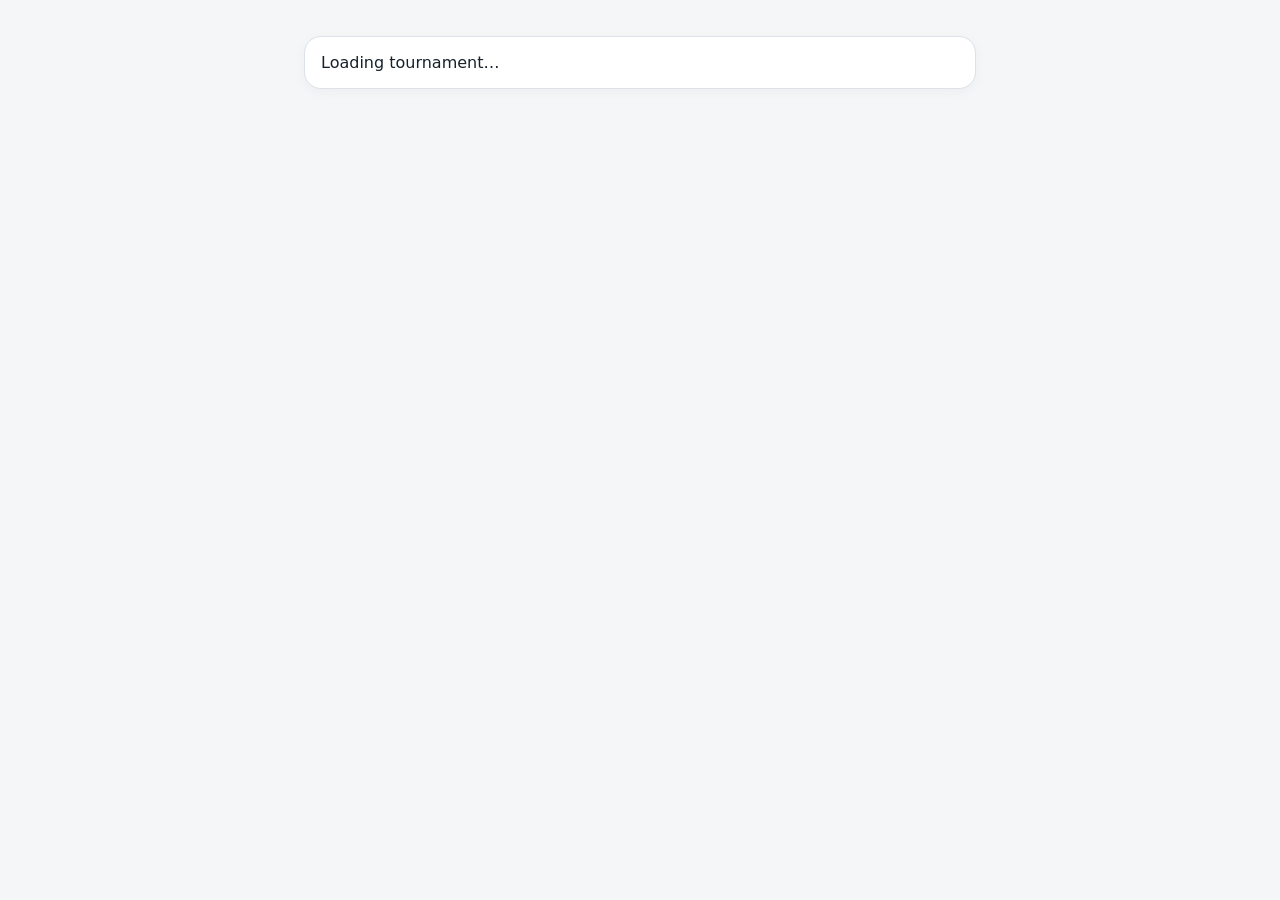
<file: westmoreland-single-file-index.html>
<!doctype html>
<html lang="en">
<head>
<meta charset="utf-8">
<meta name="viewport" content="width=device-width,initial-scale=1">
<title>47th Annual Westmoreland Middle School Soccer Tournament</title>
<style>
:root{--blue:#164d86;--blue2:#0f3762;--ink:#17212b;--muted:#66717d;--line:#dce2e8;--panel:#fff;--bg:#f4f6f8;--soft:#eaf2fa;--green:#287a45;--red:#a73737}*{box-sizing:border-box}body{margin:0;font-family:system-ui,-apple-system,BlinkMacSystemFont,"Segoe UI",sans-serif;background:var(--bg);color:var(--ink)}button,input,select{font:inherit}.shell{max-width:720px;margin:auto;min-height:100vh;padding:14px}.hero{background:linear-gradient(145deg,var(--blue2),var(--blue));color:#fff;border-radius:22px;padding:24px 20px;box-shadow:0 10px 30px #0d2c4d22}.eyebrow{font-size:12px;font-weight:800;letter-spacing:.12em}.hero h1{font-size:25px;line-height:1.08;margin:6px 0 8px}.hero p{margin:0;opacity:.92}.card{background:var(--panel);border:1px solid var(--line);border-radius:17px;padding:16px;margin:12px 0;box-shadow:0 3px 12px #15202b0a}.nav{width:100%;display:flex;align-items:center;text-align:left;gap:14px;cursor:pointer}.nav .icon{font-size:27px;width:36px}.grow{flex:1}.title{font-size:17px;font-weight:800}.sub{font-size:13px;color:var(--muted);margin-top:4px;line-height:1.4}.money{border-left:5px solid var(--green)}.btn{border:0;border-radius:11px;background:var(--blue);color:#fff;padding:11px 15px;font-weight:800;cursor:pointer;min-height:44px}.btn.secondary{background:var(--soft);color:var(--blue2)}.btn.danger{background:#fff0f0;color:var(--red);border:1px solid #efcccc}.btn:disabled{background:#aab4be;cursor:not-allowed}.back{background:transparent;border:0;color:var(--blue);font-weight:800;padding:12px 2px;cursor:pointer}.heading{font-size:23px;font-weight:900;margin:10px 0 4px}.day{font-weight:900;font-size:16px;margin:22px 2px 6px}.shift,.row{display:flex;align-items:center;gap:12px;justify-content:space-between;padding:13px 0;border-top:1px solid var(--line)}.shift:first-child,.row:first-child{border-top:0}.pill{display:inline-block;border:1px solid var(--line);border-radius:999px;padding:4px 9px;font-size:12px;margin-top:7px}.note{background:var(--soft);border-radius:12px;padding:12px;font-size:13px;line-height:1.45;margin-top:10px}.progress{height:8px;background:#e7ebef;border-radius:99px;overflow:hidden;margin:10px 0 4px}.progress i{display:block;height:100%;background:var(--blue)}label{display:block;font-weight:800;font-size:14px;margin:12px 0 5px}input,select{width:100%;border:1px solid #cbd3db;border-radius:11px;padding:12px;background:#fff;font-size:16px}.actions{display:flex;gap:8px;flex-wrap:wrap;margin-top:14px}.closed{background:#fff7df;border-color:#ead393}.adminbar{display:flex;align-items:center;justify-content:space-between;gap:10px}.toggle{display:inline-flex;align-items:center;gap:8px;font-weight:800}.toggle input{width:22px;height:22px}.attention{border-left:5px solid #d08a13}.check{display:flex;gap:10px;align-items:flex-start;padding:8px 0}.check input{width:20px;height:20px;margin-top:1px}.tiny{font-size:12px;color:var(--muted)}.footer{text-align:center;color:var(--muted);font-size:12px;padding:24px 0 12px}@media(min-width:600px){.shell{padding:24px}.hero{padding:30px}.hero h1{font-size:31px}}

</style>
</head>
<body>
<div id="app"><main class="shell"><div class="card">Loading tournament…</div></main></div>
<script>
const A=document.querySelector('#app');
const food=[['Eggs',15,'dozen'],['Muffins',6,'dozen'],['Granola Bars',6,'boxes','Please consider gluten-free options.'],['Bananas',6,'bunches'],['Variety Packs of Chips',20,'packs'],['Chili',4,'crock pots'],['Full-Sized Candy Bars',10,'boxes'],['Cookies',8,'dozen'],['Hot Dog Buns',30,'packages']];
const equip=[['Propane Tanks',5,'tanks','Please label the tank with your name. Tanks can be picked up Sunday afternoon.'],['6-Foot Folding Tables',10,'tables','Please label the table with your name. Tables can be picked up Sunday afternoon.']];
const roles={Concessions:{icon:'🥤',desc:'Get our delicious treats into the hands of hungry spectators! Ensure coffee and hot water for cocoa are always ready.',sat:[['8:00–10:00 AM',3,'2 volunteers should arrive at 7:30 AM to help with opening setup.'],['10:00 AM–12:00 PM',2],['12:00–2:00 PM',2],['2:00–4:00 PM',2],['4:00–5:00 PM',3,'Closing concessions: sell remaining prepared food and help with breakdown.']],sun:[['8:00–10:00 AM',3,'Includes opening/setup.'],['10:00 AM–12:00 PM',2],['12:00–2:00 PM',2],['1:00–2:00 PM',3,'Closing concessions: sell remaining prepared food and handle breakdown.']]},Grill:{icon:'🔥',desc:'Grill up our breakfast sandwiches and hot dogs during the day! Help out with concession sales during slower cooking times.',sat:[['8:00–10:00 AM',1],['10:00 AM–12:00 PM',1],['12:00–2:00 PM',1],['2:00–4:00 PM',1]],sun:[['8:00–10:00 AM',1],['10:00 AM–12:00 PM',1],['12:00–2:00 PM',1,'Final grill shift; avoid cooking excess near closing.']]},Facilities:{icon:'🧹',desc:'Check for overflowing trash cans, ensure toilets are stocked, and alert us about any parking violations. Assist with concessions once rounds are completed.',sat:[['9:00–11:00 AM',1],['11:00 AM–1:00 PM',1],['1:00–3:00 PM',1],['3:00–5:00 PM',1]],sun:[['9:00–11:00 AM',1],['11:00 AM–1:00 PM',1]]}};
const ball={sat:[['8:30–9:50 AM',2,'8:30 & 9:10 games'],['9:50–11:10 AM',2,'9:50 & 10:30 games'],['11:10 AM–12:30 PM',2,'11:10 & 11:50 games'],['12:30–1:50 PM',2,'12:30 & 1:10 games'],['1:50–3:10 PM',2,'1:50 & 2:30 games'],['3:10–4:30 PM',2,'3:10 & 3:50 games'],['4:30–5:10 PM',2,'4:30 game']],sun:[['9:00–10:20 AM',2,'9:00 & 9:40 games'],['10:30–11:50 AM',2,'10:30 & 11:10 championship games']]};
let state={open:true,signups:[],shopping:null};try{const saved=localStorage.getItem('wmsState');if(saved){const parsed=JSON.parse(saved);if(parsed&&Array.isArray(parsed.signups))state=Object.assign(state,parsed)}}catch(e){try{localStorage.removeItem('wmsState')}catch(_){} }let view='home',pick=null;const save=()=>localStorage.setItem('wmsState',JSON.stringify(state));const esc=s=>String(s).replace(/[&<>"']/g,c=>({'&':'&amp;','<':'&lt;','>':'&gt;','"':'&quot;',"'":'&#39;'}[c]));const count=id=>state.signups.filter(x=>x.id===id).reduce((a,x)=>a+(x.qty||1),0);const slots=(id,total)=>Math.max(0,total-count(id));
function frame(body){A.innerHTML=`<main class="shell">${body}<div class="footer">Westmoreland Bulldogs • October 24–25, 2026</div></main>`}
function home(){frame(`<div class="hero"><div class="eyebrow">WESTMORELAND BULLDOGS</div><h1>47th Annual Westmoreland Middle School Soccer Tournament</h1><p>October 24–25, 2026</p></div>${!state.open?`<div class="card closed"><div class="title">Sign-ups are now closed</div><div class="sub">Thank you for supporting the tournament! Existing commitments are still available under My Sign-Ups.</div></div>`:''}<div class="card money"><div class="title">💵 Monetary Donations</div><div class="sub">Send cash or check to school in a sealed envelope marked “Soccer Tournament Donation”. Checks can be made out to Westmoreland PTA.</div></div>${nav('🍎','Food Donations','Help stock the tournament concession stand','food')}${nav('⚽','Equipment','Propane tanks and folding tables','equipment')}${nav('🙋','Concessions Volunteers','Setup • Concessions • Grill • Facilities','vol')}${nav('⚽','Ball Kids','Two fields • two consecutive games per shift','ball')}${nav('📋','My Sign-Ups','View, edit, or cancel commitments on this device','mine')}<button class="back" onclick="go('admin')">Organizer Dashboard →</button>`)}
function nav(i,t,s,v){return `<button class="card nav" onclick="go('${v}')"><span class="icon">${i}</span><span class="grow"><span class="title">${t}</span><span class="sub">${s}</span></span><b>›</b></button>`}
function top(title,sub=''){return `<button class="back" onclick="go('home')">‹ Home</button><div class="heading">${title}</div>${sub?`<div class="sub">${sub}</div>`:''}`}
function donation(kind,data){frame(top(kind==='food'?'🍎 Food Donations':'⚽ Equipment')+data.map((x,i)=>{let id=`${kind}-${i}`,claimed=count(id),remain=Math.max(0,x[1]-claimed);return `<div class="card"><div class="title">${esc(x[0])}</div><div class="sub"><b>${remain} ${esc(x[2])} remaining</b> of ${x[1]}</div><div class="progress"><i style="width:${Math.min(100,claimed/x[1]*100)}%"></i></div>${x[3]?`<div class="note">${esc(x[3])}</div>`:''}<div class="actions"><button class="btn" ${!state.open||!remain?'disabled':''} onclick='signup(${JSON.stringify({id,label:x[0],total:x[1],unit:x[2],type:kind})})'>${remain?'Sign Up':'Filled'}</button></div></div>`}).join(''))}
function volunteers(){frame(top('🙋 Concessions Volunteers','Choose the job you’d like to help with, then select a shift.')+`<div class="day">Friday, October 23 • 4:00–6:00 PM</div>${shiftCard('Friday Parking & Signage Setup — 4:00–6:00 PM','friday-parking',3,'🚗 Parking & Signage Setup')}${shiftCard('Friday Concession Stand Setup — 4:00–6:00 PM','friday-concession',3,'🥤 Concession Stand Setup')}<div class="day">Weekend Volunteer Roles</div>${Object.entries(roles).map(([k,r])=>nav(r.icon,k,'Tap to see responsibilities and available shifts',`role:${k}`)).join('')}`)}
function shiftCard(label,id,total,title=label,note=''){let left=slots(id,total);return `<div class="card"><div class="title">${title}</div><div class="sub">${left} of ${total} spots remaining</div>${note?`<div class="note">${note}</div>`:''}<button class="btn" ${!state.open||!left?'disabled':''} onclick='signup(${JSON.stringify({id,label,total,type:'shift'})})'>${left?'Sign Up':'Filled'}</button></div>`}
function rolePage(k){let r=roles[k];frame(`<button class="back" onclick="go('vol')">‹ Concessions Volunteers</button><div class="heading">${r.icon} ${k}</div><div class="note">${r.desc}</div>${roleDay(k,'Saturday, October 24',r.sat,'sat')}${roleDay(k,'Sunday, October 25',r.sun,'sun')}`)}
function roleDay(k,day,arr,d){return `<div class="day">${day}</div><div class="card">${arr.map((x,i)=>{let id=`role-${k}-${d}-${i}`,left=slots(id,x[1]);return `<div class="shift"><div class="grow"><b>${x[0]}</b><div class="sub">${left} of ${x[1]} ${x[1]===1?'spot':'spots'} remaining${x[2]?` • ${x[2]}`:''}</div></div><button class="btn" ${!state.open||!left?'disabled':''} onclick='signup(${JSON.stringify({id,label:`${k} — ${day} — ${x[0]}`,total:x[1],type:'shift'})})'>Sign Up</button></div>`}).join('')}</div>`}
function ballKids(){frame(top('⚽ Ball Kids','Each shift covers two consecutive games. Two Ball Kids are needed per shift—one for each field. Field assignments can be made when volunteers arrive.')+ballDay('Saturday, October 24',ball.sat,'sat')+ballDay('Sunday, October 25',ball.sun,'sun'))}
function ballDay(day,arr,d){return `<div class="day">${day}</div><div class="card">${arr.map((x,i)=>{let id=`ball-${d}-${i}`,left=slots(id,x[1]);return `<div class="shift"><div class="grow"><b>${x[0]}</b><div class="sub">${x[2]} • ${left} of 2 spots remaining</div></div><button class="btn" ${!state.open||!left?'disabled':''} onclick='signup(${JSON.stringify({id,label:`Ball Kids — ${day} — ${x[0]}`,total:2,type:'shift'})})'>Sign Up</button></div>`}).join('')}</div>`}
function signup(o){pick=o;view='form';let max=o.type==='food'||o.type==='equipment'?Math.max(1,o.total-count(o.id)):1;frame(`<button class="back" onclick="go('${o.type==='food'?'food':o.type==='equipment'?'equipment':'home'}')">‹ Back</button><div class="heading">Sign Up</div><div class="card"><div class="title">${esc(o.label)}</div><form onsubmit="confirmSignup(event)">${max>1?`<label>Quantity</label><select id="qty">${Array.from({length:max},(_,i)=>`<option>${i+1}</option>`).join('')}</select>`:''}<label>Name</label><input id="name" required autocomplete="name"><label>Email or phone</label><input id="contact" required autocomplete="email"><div class="sub">Used privately to identify your signup and help recover it later.</div><button class="btn" style="width:100%;margin-top:16px">Confirm Sign-Up</button></form></div>`)}
function confirmSignup(e){e.preventDefault();let qtyEl=document.querySelector('#qty');let q=+(qtyEl?qtyEl.value:1);state.signups.push({...pick,qty:q,name:document.querySelector('#name').value.trim(),contact:document.querySelector('#contact').value.trim(),key:Date.now()});save();go('mine')}
function mine(){frame(top('📋 My Sign-Ups','This prototype automatically remembers sign-ups made on this device.')+(state.signups.length?state.signups.map(x=>`<div class="card"><div class="title">${esc(x.label)}</div><div class="sub">${x.qty>1?`${x.qty} ${esc(x.unit||'items')} • `:''}${esc(x.name)}</div><div class="actions"><button class="btn danger" onclick="cancel(${x.key})">Cancel</button></div></div>`).join(''):`<div class="card"><div class="sub">No sign-ups have been made on this device yet.</div></div>`)+`<div class="note"><b>Different device?</b><br>In the live version, Find My Sign-Ups will verify the email address or phone number used during signup and then load those commitments. Public name-only searching will not expose private sign-ups.</div>`)}
function cancel(k){if(confirm('Cancel this sign-up?')){state.signups=state.signups.filter(x=>x.key!==k);save();mine()}}
function admin(){let needs=shoppingRows();frame(`<button class="back" onclick="go('home')">‹ Public Site</button><div class="heading">Organizer Dashboard</div><div class="card adminbar"><div><div class="title">Public Sign-Ups</div><div class="sub">${state.open?'People can currently make new commitments.':'New commitments are currently closed.'}</div></div><label class="toggle"><input type="checkbox" ${state.open?'checked':''} onchange="toggleOpen(this.checked)">${state.open?'OPEN':'CLOSED'}</label></div><div class="card attention"><div class="title">Needs Attention</div><div class="sub">${needs.length?`${needs.length} donation item${needs.length===1?'':'s'} still need to be filled.`:'Food and equipment donation needs are fully claimed.'}</div></div>${nav('🛒','Shopping List',state.shopping?'Frozen shopping list created when sign-ups were closed.':'Create a list from remaining donation quantities','shopping')}${nav('👥','All Sign-Ups',`${state.signups.length} current commitment${state.signups.length===1?'':'s'}`,'all')}<div class="card"><div class="title">Tournament Settings</div><div class="sub">The production version will include tournament name/dates, section publishing, item and shift editing, archiving, and Create Next Tournament.</div></div>`)}
function toggleOpen(v){if(!v&&state.open&&!state.shopping)state.shopping=shoppingRows().map(x=>({...x,done:false}));state.open=v;save();admin()}
function shoppingRows(){return [...food.map((x,i)=>({name:x[0],qty:Math.max(0,x[1]-count(`food-${i}`)),unit:x[2]})),...equip.map((x,i)=>({name:x[0],qty:Math.max(0,x[1]-count(`equipment-${i}`)),unit:x[2]}))].filter(x=>x.qty>0)}
function shopping(){let rows=state.shopping||shoppingRows().map(x=>({...x,done:false}));frame(`<button class="back" onclick="go('admin')">‹ Organizer Dashboard</button><div class="heading">🛒 Shopping List</div><div class="sub">${state.shopping?'This list was frozen when public sign-ups were closed.':'Live preview based on what is still needed right now.'}</div><div class="card">${rows.length?rows.map((x,i)=>`<label class="check"><input type="checkbox" ${x.done?'checked':''} onchange="shopCheck(${i},this.checked)" ${state.shopping?'':'disabled'}><span><b>${x.qty} ${esc(x.unit)} ${esc(x.name)}</b></span></label>`).join(''):`<div class="sub">Nothing left to purchase.</div>`}</div>`)}
function shopCheck(i,v){if(state.shopping){state.shopping[i].done=v;save()}}
function all(){const rows=state.signups.length?state.signups.map(x=>`<div class="card"><div class="title">${esc(x.label)}</div><div class="sub">${esc(x.name)} • ${esc(x.contact)}${x.qty>1?` • Qty ${x.qty}`:''}</div><button class="btn danger" onclick="cancelAdmin(${x.key})">Remove</button></div>`).join(''):`<div class="card"><div class="sub">No sign-ups yet.</div></div>`;frame(`<button class="back" onclick="go('admin')">‹ Organizer Dashboard</button><div class="heading">👥 All Sign-Ups</div>${rows}`)}
function cancelAdmin(k){if(confirm('Remove this commitment?')){state.signups=state.signups.filter(x=>x.key!==k);save();all()}}
function go(v){view=v;if(v==='home')home();else if(v==='food')donation('food',food);else if(v==='equipment')donation('equipment',equip);else if(v==='vol')volunteers();else if(v==='ball')ballKids();else if(v==='mine')mine();else if(v==='admin')admin();else if(v==='shopping')shopping();else if(v==='all')all();else if(v.startsWith('role:'))rolePage(v.slice(5));scrollTo(0,0)}
window.go=go;window.signup=signup;window.confirmSignup=confirmSignup;window.cancel=cancel;window.toggleOpen=toggleOpen;window.shopCheck=shopCheck;window.cancelAdmin=cancelAdmin;home();

</script>
</body>
</html>
</file>
